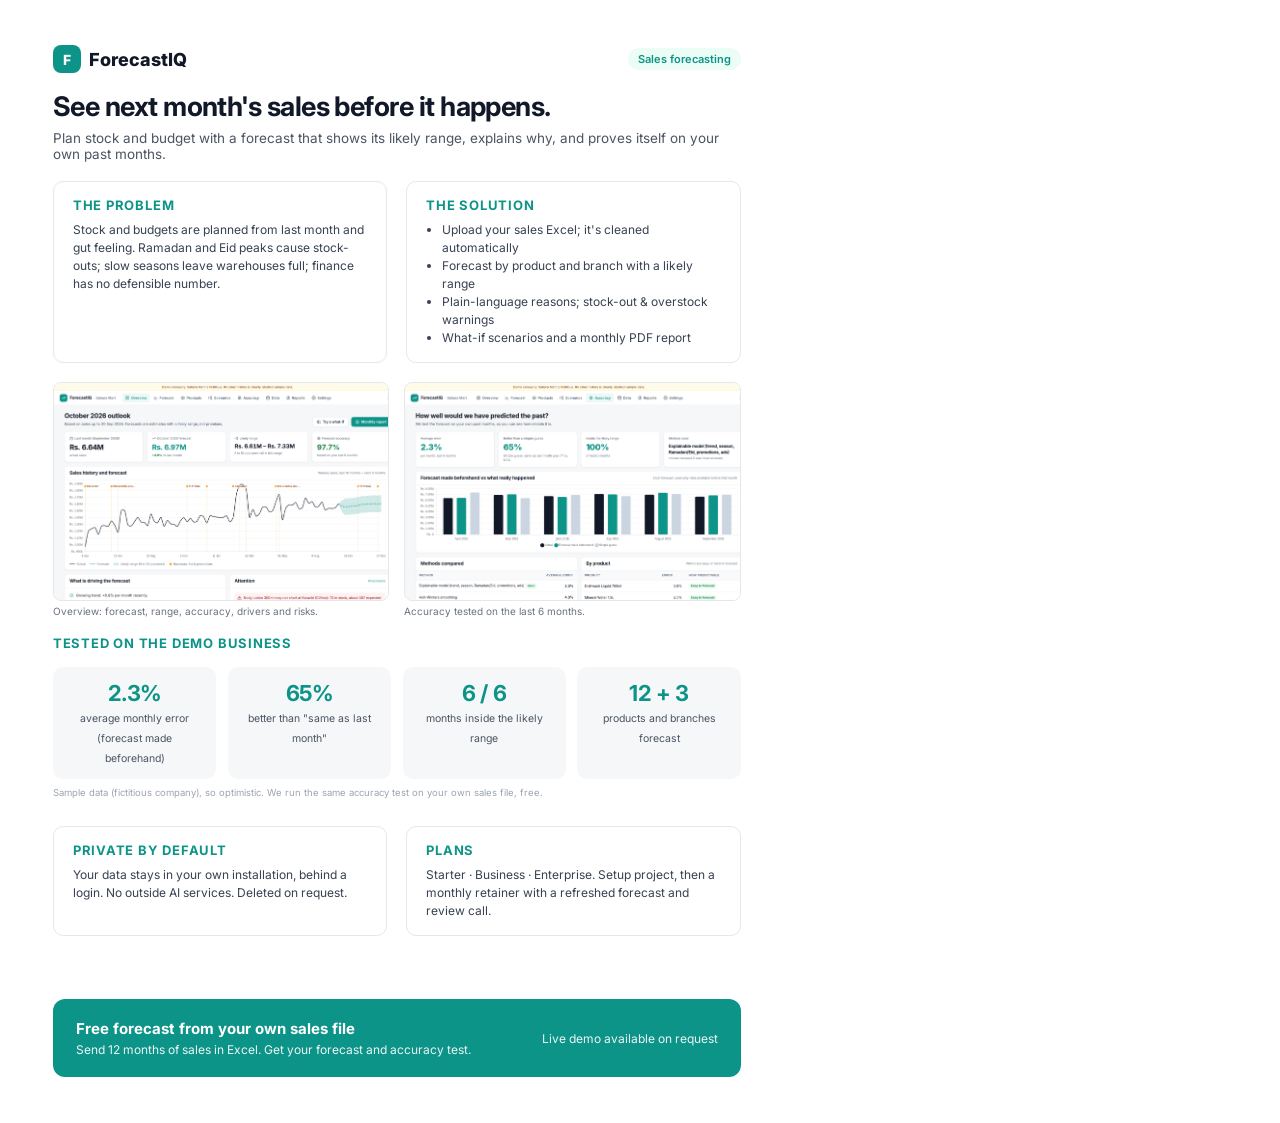
<file: docs/one-pager.html>
<!doctype html>
<html lang="en">
<head>
<meta charset="utf-8">
<title>ForecastIQ: one-pager</title>
<link href="https://fonts.googleapis.com/css2?family=Inter:wght@400;500;600;700;800&display=swap" rel="stylesheet">
<style>
  @page { size: A4; margin: 0; }
  * { box-sizing: border-box; }
  body { margin: 0; font-family: Inter, Arial, sans-serif; color: #111827; -webkit-print-color-adjust: exact; print-color-adjust: exact; }
  .page { width: 210mm; height: 297mm; padding: 12mm 14mm; display: flex; flex-direction: column; gap: 5mm; overflow: hidden; }
  .top { display: flex; justify-content: space-between; align-items: center; }
  .brand { display: flex; align-items: center; gap: 8px; font-weight: 800; font-size: 18px; }
  .mark { width: 28px; height: 28px; border-radius: 8px; background: #0d9488; color: #fff; display: grid; place-items: center; font-size: 14px; }
  .tag { font-size: 11px; color: #0d9488; background: #ecfdf5; padding: 4px 10px; border-radius: 99px; font-weight: 600; }
  h1 { font-size: 27px; line-height: 1.12; margin: 0; letter-spacing: -0.02em; }
  .lead { font-size: 13.5px; color: #4b5563; margin: 2mm 0 0; }
  .cols { display: grid; grid-template-columns: 1fr 1fr; gap: 5mm; }
  .box { border: 1px solid #e5e7eb; border-radius: 10px; padding: 4mm 5mm; }
  .box h2 { font-size: 13px; text-transform: uppercase; letter-spacing: .06em; color: #0d9488; margin: 0 0 2mm; }
  .box p, .box li { font-size: 12px; color: #374151; line-height: 1.5; margin: 0; }
  .box ul { margin: 0; padding-left: 16px; }
  .shots { display: grid; grid-template-columns: 1fr 1fr; gap: 4mm; }
  .shots img { width: 100%; height: 58mm; object-fit: cover; object-position: top left; border: 1px solid #e5e7eb; border-radius: 8px; display: block; }
  .cap { font-size: 10px; color: #6b7280; margin-top: 1mm; }
  .nums { display: grid; grid-template-columns: repeat(4, 1fr); gap: 3mm; }
  .num { background: #f6f7f9; border-radius: 10px; padding: 3.5mm; text-align: center; }
  .num b { display: block; font-size: 22px; color: #0d9488; letter-spacing: -0.02em; }
  .num span { font-size: 10.5px; color: #4b5563; }
  .foot { margin-top: auto; background: #0d9488; color: #fff; border-radius: 12px; padding: 5mm 6mm; display: flex; justify-content: space-between; align-items: center; }
  .foot b { font-size: 15px; } .foot span { font-size: 12px; opacity: .92; }
  .note { font-size: 9.5px; color: #9ca3af; }
</style>
</head>
<body>
<div class="page">
  <div class="top"><div class="brand"><span class="mark">F</span>ForecastIQ</div><span class="tag">Sales forecasting</span></div>
  <div>
    <h1>See next month's sales before it happens.</h1>
    <p class="lead">Plan stock and budget with a forecast that shows its likely range, explains why, and proves itself on your own past months.</p>
  </div>
  <div class="cols">
    <div class="box"><h2>The problem</h2><p>Stock and budgets are planned from last month and gut feeling. Ramadan and Eid peaks cause stock-outs; slow seasons leave warehouses full; finance has no defensible number.</p></div>
    <div class="box"><h2>The solution</h2><ul><li>Upload your sales Excel; it's cleaned automatically</li><li>Forecast by product and branch with a likely range</li><li>Plain-language reasons; stock-out &amp; overstock warnings</li><li>What-if scenarios and a monthly PDF report</li></ul></div>
  </div>
  <div class="shots">
    <div><img src="screenshots/overview.png" alt=""><div class="cap">Overview: forecast, range, accuracy, drivers and risks.</div></div>
    <div><img src="screenshots/accuracy.png" alt=""><div class="cap">Accuracy tested on the last 6 months.</div></div>
  </div>
  <div>
    <div class="box" style="border:0;padding:0 0 2mm"><h2>Tested on the demo business</h2></div>
    <div class="nums">
      <div class="num"><b>2.3%</b><span>average monthly error (forecast made beforehand)</span></div>
      <div class="num"><b>65%</b><span>better than "same as last month"</span></div>
      <div class="num"><b>6 / 6</b><span>months inside the likely range</span></div>
      <div class="num"><b>12 + 3</b><span>products and branches forecast</span></div>
    </div>
    <p class="note" style="margin-top:2mm">Sample data (fictitious company), so optimistic. We run the same accuracy test on your own sales file, free.</p>
  </div>
  <div class="cols">
    <div class="box"><h2>Private by default</h2><p>Your data stays in your own installation, behind a login. No outside AI services. Deleted on request.</p></div>
    <div class="box"><h2>Plans</h2><p>Starter · Business · Enterprise. Setup project, then a monthly retainer with a refreshed forecast and review call.</p></div>
  </div>
  <div class="foot"><div><b>Free forecast from your own sales file</b><br><span>Send 12 months of sales in Excel. Get your forecast and accuracy test.</span></div><span id="contact">Live demo available on request</span></div>
</div>
</body>
</html>
</file>
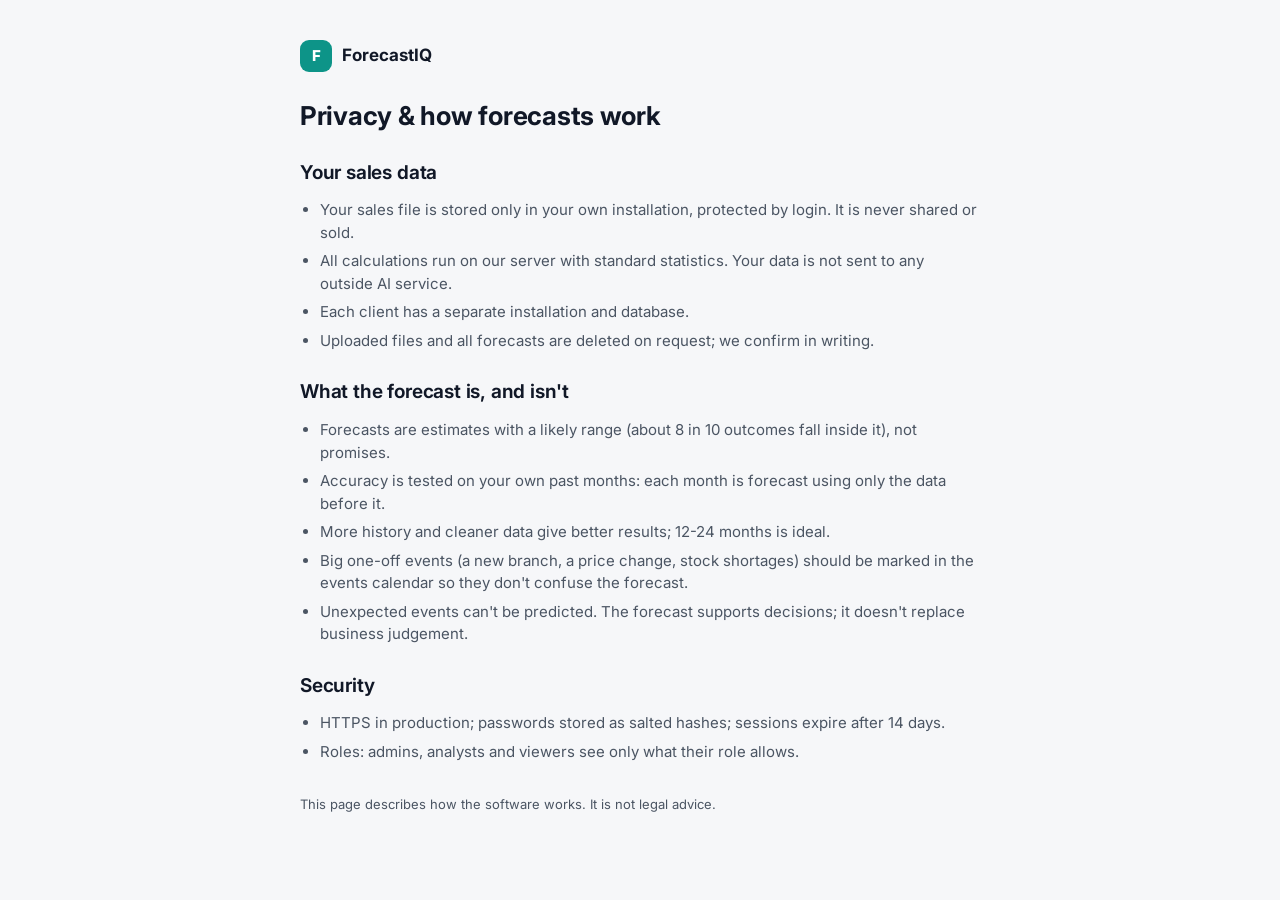
<file: static/privacy.html>
<!doctype html>
<html lang="en">
<head>
  <meta charset="utf-8"><meta name="viewport" content="width=device-width, initial-scale=1">
  <title>Privacy · ForecastIQ</title>
  <link rel="icon" href="/static/img/favicon.svg" type="image/svg+xml">
  <link href="https://fonts.googleapis.com/css2?family=Inter:wght@400;600;700&display=swap" rel="stylesheet">
  <link rel="stylesheet" href="/static/css/ui.css">
  <style>:root{--accent:#0d9488}.doc{max-width:720px;margin:0 auto;padding:40px 20px 80px}.doc h2{margin:28px 0 8px}.doc p,.doc li{color:var(--text-2)}.doc ul{padding-left:20px;display:grid;gap:6px}</style>
</head>
<body><div class="doc">
  <a class="brand" href="/"><span class="brand-mark">F</span><span>ForecastIQ</span></a>
  <h1 style="margin-top:28px">Privacy &amp; how forecasts work</h1>
  <h2>Your sales data</h2>
  <ul><li>Your sales file is stored only in your own installation, protected by login. It is never shared or sold.</li>
    <li>All calculations run on our server with standard statistics. Your data is not sent to any outside AI service.</li>
    <li>Each client has a separate installation and database.</li>
    <li>Uploaded files and all forecasts are deleted on request; we confirm in writing.</li></ul>
  <h2>What the forecast is, and isn't</h2>
  <ul><li>Forecasts are estimates with a likely range (about 8 in 10 outcomes fall inside it), not promises.</li>
    <li>Accuracy is tested on your own past months: each month is forecast using only the data before it.</li>
    <li>More history and cleaner data give better results; 12-24 months is ideal.</li>
    <li>Big one-off events (a new branch, a price change, stock shortages) should be marked in the events calendar so they don't confuse the forecast.</li>
    <li>Unexpected events can't be predicted. The forecast supports decisions; it doesn't replace business judgement.</li></ul>
  <h2>Security</h2>
  <ul><li>HTTPS in production; passwords stored as salted hashes; sessions expire after 14 days.</li><li>Roles: admins, analysts and viewers see only what their role allows.</li></ul>
  <p class="small muted" style="margin-top:32px">This page describes how the software works. It is not legal advice.</p>
</div></body>
</html>
</file>
<file: static/css/ui.css>
/* Shared UI kit: clean, calm, professional. One accent colour (set --accent), status colours only for meaning. */
:root {
  --accent: #1d4ed8;
  --accent-600: color-mix(in srgb, var(--accent) 88%, black);
  --accent-50: color-mix(in srgb, var(--accent) 7%, white);
  --accent-100: color-mix(in srgb, var(--accent) 14%, white);
  --bg: #f6f7f9;
  --surface: #ffffff;
  --surface-2: #f9fafb;
  --border: #e5e7eb;
  --border-strong: #d1d5db;
  --text: #111827;
  --text-2: #4b5563;
  --text-3: #6b7280;
  --ok: #15803d;
  --ok-bg: #ecfdf3;
  --warn: #b45309;
  --warn-bg: #fff7ed;
  --err: #b91c1c;
  --err-bg: #fef2f2;
  --info-bg: #eff6ff;
  --radius: 12px;
  --radius-sm: 8px;
  --shadow-sm: 0 1px 2px rgba(16, 24, 40, .06);
  --shadow: 0 1px 3px rgba(16, 24, 40, .08), 0 4px 16px rgba(16, 24, 40, .06);
  --shadow-lg: 0 12px 40px rgba(16, 24, 40, .16);
  --font: "Inter", system-ui, -apple-system, "Segoe UI", Roboto, "Noto Sans", Arial, sans-serif;
  --font-ur: "Noto Nastaliq Urdu", "Noto Naskh Arabic", var(--font);
  --topbar-h: 60px;
}
* { box-sizing: border-box; }
html, body { margin: 0; padding: 0; }
body {
  font-family: var(--font); font-size: 15px; line-height: 1.5; color: var(--text); background: var(--bg);
  -webkit-font-smoothing: antialiased; text-rendering: optimizeLegibility;
}
body.lang-ur .i18n { font-family: var(--font-ur); }
#app { overflow-x: clip; }
a { color: var(--accent); text-decoration: none; }
a:hover { text-decoration: underline; }
h1, h2, h3, h4 { margin: 0; line-height: 1.25; letter-spacing: -0.01em; }
h1 { font-size: 26px; font-weight: 700; }
h2 { font-size: 19px; font-weight: 650; }
h3 { font-size: 16px; font-weight: 600; }
p { margin: 0; }
button, input, select, textarea { font: inherit; color: inherit; }
img { max-width: 100%; }
svg[aria-hidden] { width: 18px; height: 18px; flex: none; vertical-align: middle; }
.stat .label svg { width: 15px; height: 15px; }
.muted { color: var(--text-3); }
.small { font-size: 13px; }
.tiny { font-size: 12px; }
.num { font-variant-numeric: tabular-nums; }
.right { text-align: right; }
.nowrap { white-space: nowrap; }
.hidden { display: none !important; }
.row { display: flex; align-items: center; gap: 12px; }
.row.wrap { flex-wrap: wrap; }
.row.between { justify-content: space-between; }
.stack { display: flex; flex-direction: column; gap: 12px; }
.grow { flex: 1; min-width: 0; }
.sr-only { position: absolute; width: 1px; height: 1px; overflow: hidden; clip: rect(0 0 0 0); }

/* ---------- layout ---------- */
.topbar {
  position: sticky; top: 0; z-index: 40; height: var(--topbar-h); background: var(--surface);
  border-bottom: 1px solid var(--border); display: flex; align-items: center; gap: 28px; padding: 0 24px;
}
.brand { display: flex; align-items: center; gap: 10px; font-weight: 700; font-size: 17px; color: var(--text); white-space: nowrap; }
.brand:hover { text-decoration: none; }
.brand-mark {
  width: 32px; height: 32px; border-radius: 9px; background: var(--accent); color: #fff; display: grid; place-items: center;
  font-weight: 800; font-size: 15px; flex: none;
}
.brand img { height: 32px; width: auto; max-width: 140px; object-fit: contain; }
.nav { display: flex; gap: 4px; flex: 1; }
.nav a {
  color: var(--text-2); padding: 8px 12px; border-radius: 8px; font-weight: 500; font-size: 14.5px; display: flex; align-items: center; gap: 7px;
}
.nav a:hover { background: var(--surface-2); color: var(--text); text-decoration: none; }
.nav a.active { color: var(--accent); background: var(--accent-50); }
.nav a svg { width: 17px; height: 17px; }
.profile { position: relative; }
.avatar {
  width: 34px; height: 34px; border-radius: 50%; background: var(--accent-100); color: var(--accent-600);
  display: grid; place-items: center; font-weight: 700; font-size: 13px; border: 0; cursor: pointer;
}
.menu {
  position: absolute; right: 0; top: 44px; background: var(--surface); border: 1px solid var(--border); border-radius: 10px;
  box-shadow: var(--shadow-lg); min-width: 220px; padding: 6px; z-index: 50;
}
.menu .menu-head { padding: 8px 10px 10px; border-bottom: 1px solid var(--border); margin-bottom: 6px; }
.menu button, .menu a {
  display: flex; width: 100%; gap: 8px; align-items: center; padding: 8px 10px; border: 0; background: none; border-radius: 6px;
  cursor: pointer; color: var(--text); font-size: 14px; text-align: left;
}
.menu button:hover, .menu a:hover { background: var(--surface-2); text-decoration: none; }
.page { max-width: 1180px; margin: 0 auto; padding: 28px 24px 64px; }
.page.wide { max-width: 1440px; }
.page-head { display: flex; align-items: flex-end; justify-content: space-between; gap: 16px; margin-bottom: 20px; flex-wrap: wrap; }
.page-head p { color: var(--text-2); margin-top: 6px; }
.demo-banner {
  height: 32px; line-height: 20px; overflow: hidden; white-space: nowrap; text-overflow: ellipsis;
  background: #fffbeb; border-bottom: 1px solid #fde68a; color: #92400e; font-size: 13px; text-align: center; padding: 6px 12px;
}

/* ---------- cards ---------- */
.card { background: var(--surface); border: 1px solid var(--border); border-radius: var(--radius); box-shadow: var(--shadow-sm); }
.card-pad { padding: 20px; }
.card-head { padding: 16px 20px; border-bottom: 1px solid var(--border); display: flex; align-items: center; justify-content: space-between; gap: 12px; }
.card-body { padding: 20px; }
.grid { display: grid; gap: 16px; }
.grid-2 { grid-template-columns: repeat(2, minmax(0, 1fr)); }
.grid-3 { grid-template-columns: repeat(3, minmax(0, 1fr)); }
.grid-4 { grid-template-columns: repeat(4, minmax(0, 1fr)); }
.stat { padding: 18px 20px; }
.stat .label { color: var(--text-3); font-size: 13px; font-weight: 500; display: flex; align-items: center; gap: 6px; }
.stat .value { font-size: 30px; font-weight: 700; letter-spacing: -0.02em; margin-top: 4px; font-variant-numeric: tabular-nums; }
.stat .sub { color: var(--text-3); font-size: 12.5px; margin-top: 2px; }
.stat.attention .value { color: var(--warn); }
.stat.good .value { color: var(--ok); }

/* ---------- buttons ---------- */
.btn {
  display: inline-flex; align-items: center; justify-content: center; gap: 8px; height: 40px; padding: 0 16px; border-radius: 9px;
  border: 1px solid var(--border-strong); background: var(--surface); color: var(--text); font-weight: 600; font-size: 14.5px;
  cursor: pointer; white-space: nowrap; transition: background .12s, border-color .12s, box-shadow .12s; text-decoration: none !important;
}
.btn:hover { background: var(--surface-2); }
.btn:focus-visible, .chip:focus-visible, input:focus-visible, select:focus-visible, textarea:focus-visible {
  outline: 3px solid var(--accent-100); outline-offset: 1px;
}
.btn svg { width: 17px; height: 17px; flex: none; }
.btn-primary { background: var(--accent); border-color: var(--accent); color: #fff; box-shadow: 0 1px 2px rgba(0,0,0,.08); }
.btn-primary:hover { background: var(--accent-600); border-color: var(--accent-600); }
.btn-ghost { border-color: transparent; background: transparent; color: var(--text-2); }
.btn-ghost:hover { background: var(--surface-2); color: var(--text); }
.btn-danger { color: var(--err); }
.btn-danger:hover { background: var(--err-bg); border-color: #fecaca; }
.btn-sm { height: 32px; padding: 0 11px; font-size: 13.5px; border-radius: 7px; }
.btn-lg { height: 48px; padding: 0 22px; font-size: 15.5px; border-radius: 11px; }
.btn-block { width: 100%; }
.btn[disabled] { opacity: .55; cursor: not-allowed; }
.icon-btn { width: 36px; padding: 0; }
.icon-btn.btn-sm { width: 32px; }
kbd {
  font-family: ui-monospace, monospace; font-size: 11px; border: 1px solid var(--border-strong); border-bottom-width: 2px;
  border-radius: 4px; padding: 0 5px; background: var(--surface); color: var(--text-2);
}
.btn-primary kbd { background: rgba(255,255,255,.15); border-color: rgba(255,255,255,.35); color: #fff; }

/* ---------- forms ---------- */
label.field { display: flex; flex-direction: column; gap: 6px; font-size: 13.5px; font-weight: 550; color: var(--text-2); }
.input, select.input, textarea.input {
  height: 40px; padding: 0 12px; border: 1px solid var(--border-strong); border-radius: 9px; background: var(--surface);
  font-size: 14.5px; color: var(--text); width: 100%; transition: border-color .12s, box-shadow .12s;
}
textarea.input { height: auto; padding: 10px 12px; min-height: 90px; resize: vertical; }
.input:focus { border-color: var(--accent); box-shadow: 0 0 0 3px var(--accent-100); outline: none; }
.input::placeholder { color: #9ca3af; }
.input-icon { position: relative; }
.input-icon svg { position: absolute; left: 11px; top: 50%; transform: translateY(-50%); width: 17px; height: 17px; color: var(--text-3); }
.input-icon .input { padding-left: 36px; }
.chips { display: flex; flex-wrap: wrap; gap: 8px; }
.chip {
  border: 1px solid var(--border-strong); background: var(--surface); padding: 7px 14px; border-radius: 999px; cursor: pointer;
  font-size: 14px; font-weight: 500; color: var(--text-2); display: inline-flex; align-items: center; gap: 6px;
}
.chip:hover { border-color: var(--accent); color: var(--text); }
.chip.active { background: var(--accent-50); border-color: var(--accent); color: var(--accent-600); font-weight: 600; }
.switch { position: relative; width: 40px; height: 23px; flex: none; }
.switch input { opacity: 0; width: 0; height: 0; }
.switch span { position: absolute; inset: 0; background: #d1d5db; border-radius: 999px; transition: .15s; cursor: pointer; }
.switch span::before { content: ""; position: absolute; width: 17px; height: 17px; left: 3px; top: 3px; background: #fff; border-radius: 50%; transition: .15s; box-shadow: 0 1px 2px rgba(0,0,0,.2); }
.switch input:checked + span { background: var(--accent); }
.switch input:checked + span::before { transform: translateX(17px); }
.radio-card {
  display: flex; gap: 12px; padding: 14px 16px; border: 1px solid var(--border-strong); border-radius: 10px; cursor: pointer; align-items: flex-start;
}
.radio-card:has(input:checked) { border-color: var(--accent); background: var(--accent-50); }
.radio-card input { margin-top: 3px; accent-color: var(--accent); }

/* ---------- badges ---------- */
.badge {
  display: inline-flex; align-items: center; gap: 5px; padding: 2px 9px; border-radius: 999px; font-size: 12.5px; font-weight: 600;
  background: #f3f4f6; color: var(--text-2); white-space: nowrap;
}
.badge::before { content: ""; width: 6px; height: 6px; border-radius: 50%; background: currentColor; opacity: .85; }
.badge.plain::before { display: none; }
.badge.ok { background: var(--ok-bg); color: var(--ok); }
.badge.warn { background: var(--warn-bg); color: var(--warn); }
.badge.err { background: var(--err-bg); color: var(--err); }
.badge.info { background: var(--accent-50); color: var(--accent-600); }
.badge.neutral { background: #f3f4f6; color: var(--text-3); }
.badge.pulse::before { animation: pulse 1.1s infinite; }
@keyframes pulse { 50% { opacity: .25; } }

/* ---------- tables ---------- */
.table-wrap { overflow-x: auto; }
table.table { width: 100%; border-collapse: collapse; font-size: 14px; }
.table th {
  text-align: left; font-weight: 600; color: var(--text-3); font-size: 12.5px; text-transform: uppercase; letter-spacing: .04em;
  padding: 10px 14px; border-bottom: 1px solid var(--border); background: var(--surface-2); position: sticky; top: 0; white-space: nowrap;
}
.table td { padding: 12px 14px; border-bottom: 1px solid var(--border); vertical-align: middle; }
.table tbody tr:last-child td { border-bottom: 0; }
.table tr.clickable { cursor: pointer; }
.table tr.clickable:hover td { background: var(--surface-2); }
.table.zebra tbody tr:nth-child(even) td { background: #fbfbfc; }

/* ---------- alerts / tips ---------- */
.alert { display: flex; gap: 10px; align-items: flex-start; padding: 11px 14px; border-radius: 10px; font-size: 14px; border: 1px solid; }
.alert svg { width: 18px; height: 18px; flex: none; margin-top: 1px; }
.alert.warn { background: var(--warn-bg); border-color: #fed7aa; color: #9a3412; }
.alert.err { background: var(--err-bg); border-color: #fecaca; color: #991b1b; }
.alert.ok { background: var(--ok-bg); border-color: #bbf7d0; color: #166534; }
.alert.info { background: var(--accent-50); border-color: var(--accent-100); color: var(--accent-600); }
.tip { display: flex; gap: 8px; align-items: center; color: var(--text-3); font-size: 13px; }
.tip svg { width: 15px; height: 15px; color: var(--accent); flex: none; }

/* ---------- progress / skeleton ---------- */
.progress { height: 10px; background: #eef0f3; border-radius: 999px; overflow: hidden; }
.progress > div { height: 100%; background: var(--accent); border-radius: 999px; transition: width .4s ease; }
.progress.ok > div { background: var(--ok); }
.skeleton { background: linear-gradient(90deg, #eef0f3 25%, #f6f7f9 37%, #eef0f3 63%); background-size: 400% 100%; animation: shimmer 1.3s infinite; border-radius: 8px; }
@keyframes shimmer { 0% { background-position: 100% 50%; } 100% { background-position: 0 50%; } }
.spinner { width: 18px; height: 18px; border: 2.5px solid var(--accent-100); border-top-color: var(--accent); border-radius: 50%; animation: spin .8s linear infinite; flex: none; }
@keyframes spin { to { transform: rotate(360deg); } }

/* ---------- empty state ---------- */
.empty { text-align: center; padding: 48px 20px; color: var(--text-2); }
.empty .empty-icon { width: 52px; height: 52px; border-radius: 14px; background: var(--accent-50); color: var(--accent); display: grid; place-items: center; margin: 0 auto 14px; }
.empty .empty-icon svg { width: 26px; height: 26px; }
.empty h3 { color: var(--text); margin-bottom: 6px; }
.empty p { max-width: 420px; margin: 0 auto 16px; }

/* ---------- toast / modal ---------- */
.toasts { position: fixed; bottom: 20px; right: 20px; z-index: 100; display: flex; flex-direction: column; gap: 10px; }
.toast {
  background: #111827; color: #fff; padding: 12px 16px; border-radius: 10px; box-shadow: var(--shadow-lg); font-size: 14px;
  display: flex; gap: 10px; align-items: center; max-width: 380px; animation: toastIn .2s ease;
}
.toast svg { width: 18px; height: 18px; flex: none; }
.toast.ok svg { color: #4ade80; } .toast.err svg { color: #f87171; } .toast.warn svg { color: #fbbf24; }
@keyframes toastIn { from { transform: translateY(10px); opacity: 0; } }
.modal-bg { position: fixed; inset: 0; background: rgba(17, 24, 39, .45); z-index: 90; display: grid; place-items: center; padding: 16px; animation: fade .15s; }
.modal { background: var(--surface); border-radius: 14px; box-shadow: var(--shadow-lg); width: 100%; max-width: 460px; max-height: 90vh; overflow: auto; }
.modal-head { padding: 18px 20px 0; }
.modal-body { padding: 14px 20px; }
.modal-foot { padding: 12px 20px 18px; display: flex; justify-content: flex-end; gap: 10px; }
@keyframes fade { from { opacity: 0; } }

/* ---------- tabs ---------- */
.tabs { display: flex; gap: 4px; border-bottom: 1px solid var(--border); margin-bottom: 20px; overflow-x: auto; }
.tabs button {
  border: 0; background: none; padding: 10px 14px; font-weight: 550; color: var(--text-3); cursor: pointer; border-bottom: 2px solid transparent;
  margin-bottom: -1px; white-space: nowrap; font-size: 14.5px;
}
.tabs button.active { color: var(--accent); border-bottom-color: var(--accent); }
.seg { display: inline-flex; background: #eef0f3; border-radius: 9px; padding: 3px; gap: 2px; }
.seg button { border: 0; background: none; padding: 6px 12px; border-radius: 7px; font-size: 13.5px; font-weight: 550; color: var(--text-2); cursor: pointer; }
.seg button.active { background: var(--surface); color: var(--text); box-shadow: var(--shadow-sm); }

/* ---------- auth ---------- */
.auth-wrap { min-height: 100vh; display: grid; place-items: center; padding: 24px 16px; background: var(--bg); }
.auth-card { width: 100%; max-width: 410px; padding: 32px 28px; }
.auth-card .brand { justify-content: center; font-size: 20px; margin-bottom: 22px; }
.auth-card h1 { font-size: 22px; text-align: center; }
.auth-card .lead { text-align: center; color: var(--text-2); margin: 6px 0 22px; }
.divider { display: flex; align-items: center; gap: 12px; color: var(--text-3); font-size: 13px; margin: 18px 0; }
.divider::before, .divider::after { content: ""; flex: 1; height: 1px; background: var(--border); }
.privacy-line { display: flex; gap: 7px; align-items: center; justify-content: center; color: var(--text-3); font-size: 13px; margin-top: 18px; text-align: center; }
.privacy-line svg { width: 15px; height: 15px; color: var(--ok); flex: none; }

/* ---------- mobile ---------- */
.bottom-nav { display: none; }
@media (max-width: 900px) {
  .grid-4 { grid-template-columns: repeat(2, minmax(0, 1fr)); }
  .grid-3 { grid-template-columns: 1fr; }
}
@media (max-width: 760px) {
  body { font-size: 15px; }
  .topbar { padding: 0 16px; gap: 12px; }
  .topbar .nav { display: none; }
  .topbar .spacer { flex: 1; }
  .page { padding: 18px 16px 96px; }
  h1 { font-size: 22px; }
  .grid-2 { grid-template-columns: 1fr; }
  .stat .value { font-size: 24px; }
  .bottom-nav {
    display: flex; position: fixed; bottom: 0; left: 0; right: 0; z-index: 40; background: var(--surface);
    border-top: 1px solid var(--border); padding: 6px 4px calc(6px + env(safe-area-inset-bottom));
  }
  .bottom-nav a { flex: 1; display: flex; flex-direction: column; align-items: center; gap: 2px; font-size: 11px; color: var(--text-3); padding: 4px 0; }
  .bottom-nav a svg { width: 21px; height: 21px; }
  .bottom-nav a.active { color: var(--accent); }
  .bottom-nav a:hover { text-decoration: none; }
  .toasts { left: 16px; right: 16px; bottom: 80px; }
  .hide-sm { display: none !important; }
  .table td, .table th { padding: 10px; }
}
</file>
